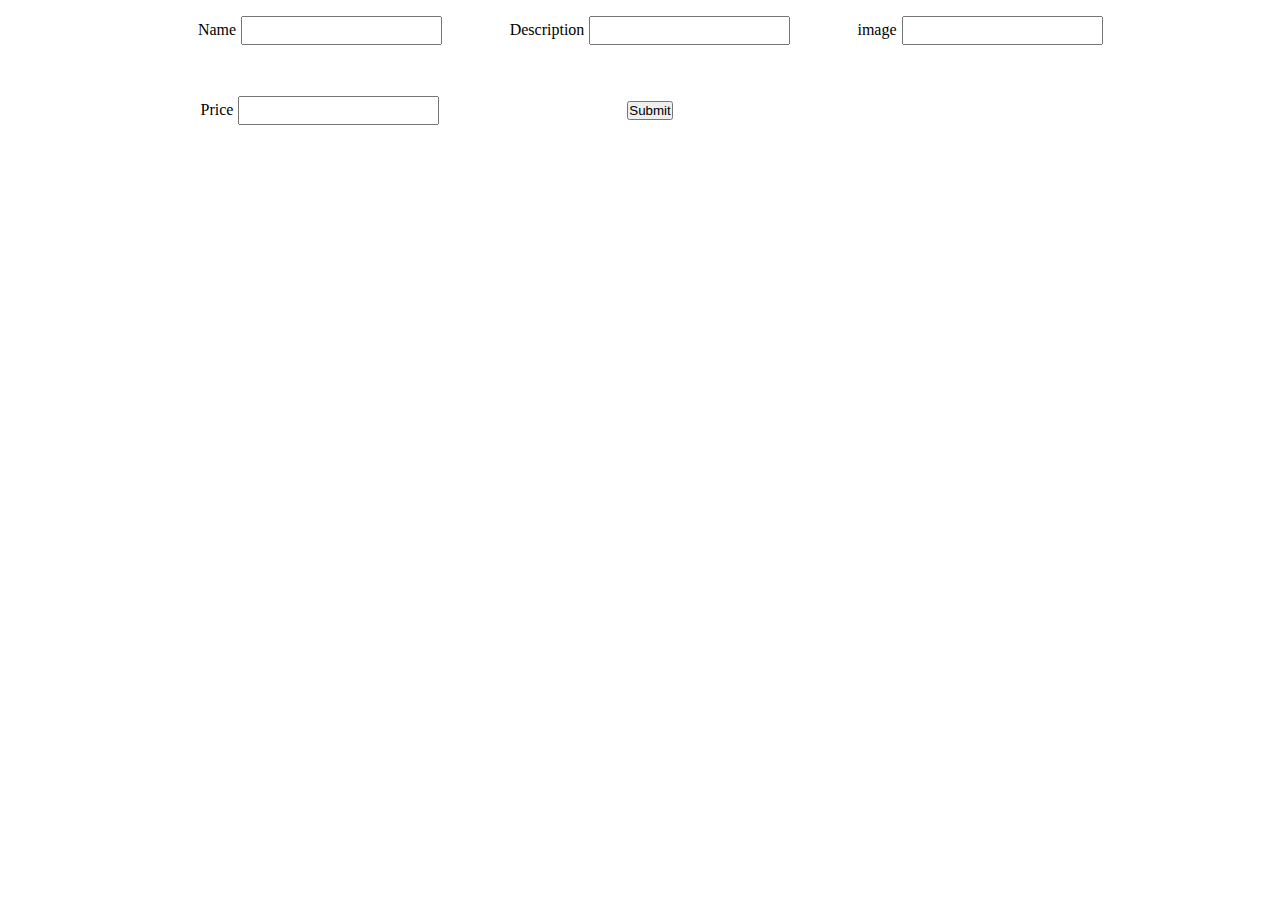
<file: index.html>
<!DOCTYPE html>
<html lang="en">
<head>
    <meta charset="UTF-8">
    <meta name="viewport" content="width=device-width, initial-scale=1.0">
    <title>Document</title>
    <link rel="stylesheet" href="./styles.css"/>
</head>
<body>
        <div class="form">
            <div class="form-group">
                <label for="name">Name</label>
                <input type="text" id="name">
            </div>

            <div class="form-group">
                <label for="description">Description</label>
                <input type="text" id="description">
            </div>

            <div class="form-group">
                <label for="image">image</label>
                <input type="text" id="image">
            </div>


            <div class="form-group">
                <label for="price">Price</label>
                <input type="text" id="price">
            </div>

            <div class="form-group">
               <button id="submit">Submit</button>
            </div>
        </div>
    <div id="app">
        
    </div>
   <script src="./app.js" defer></script>
</body>
</html>
</file>
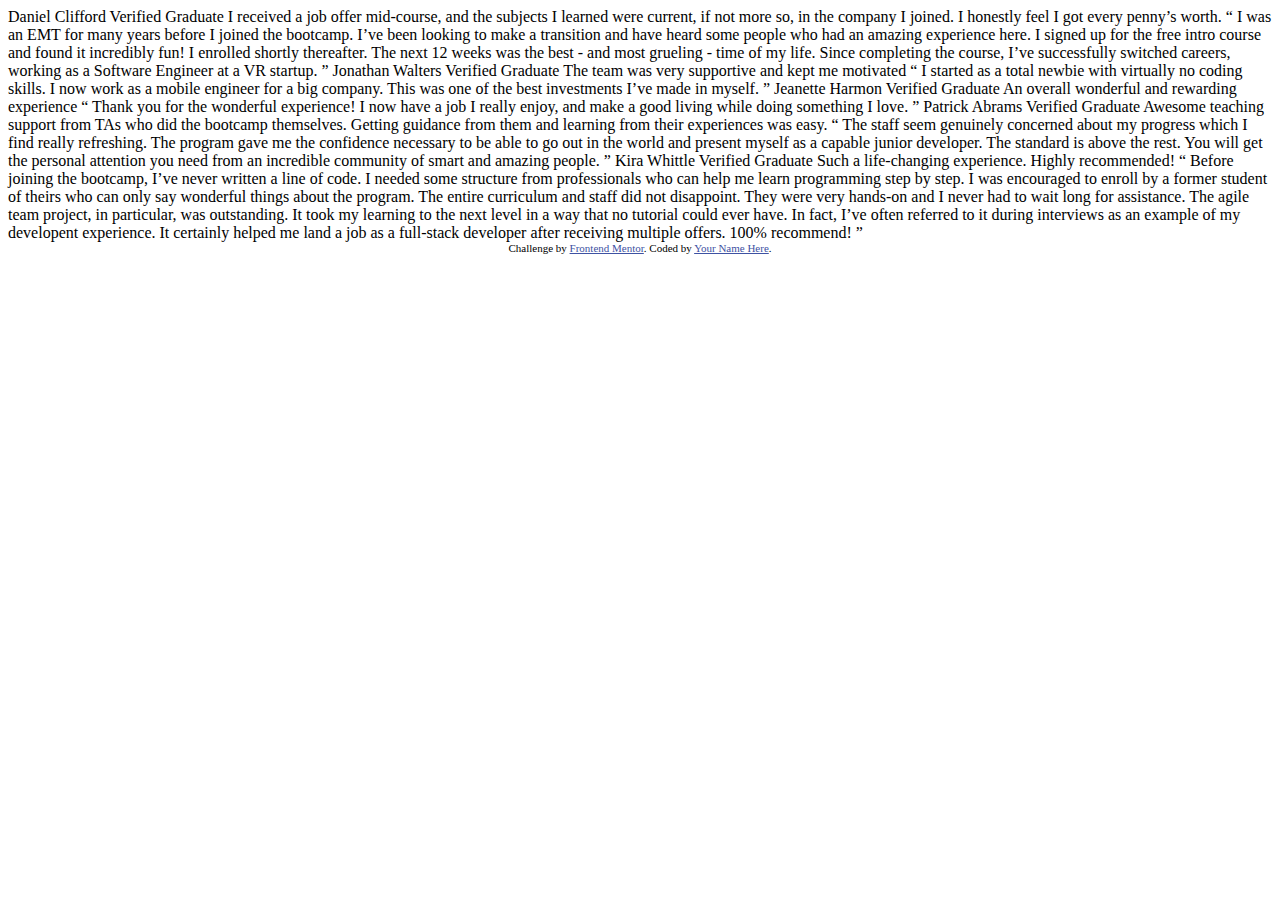
<file: testimonials-grid-section-main/index.html>
<!DOCTYPE html>
<html lang="en">
<head>
  <meta charset="UTF-8">
  <meta name="viewport" content="width=device-width, initial-scale=1.0"> <!-- displays site properly based on user's device -->

  <link rel="icon" type="image/png" sizes="32x32" href="./images/favicon-32x32.png">
  
  <title>Frontend Mentor | [Challenge Name Here]</title>

  <!-- Feel free to remove these styles or customise in your own stylesheet 👍 -->
  <style>
    .attribution { font-size: 11px; text-align: center; }
    .attribution a { color: hsl(228, 45%, 44%); }
  </style>
</head>
<body>
  Daniel Clifford
  Verified Graduate

  I received a job offer mid-course, and the subjects I learned were current, if not more so, 
  in the company I joined. I honestly feel I got every penny’s worth.

  “ I was an EMT for many years before I joined the bootcamp. I’ve been looking to make a 
  transition and have heard some people who had an amazing experience here. I signed up 
  for the free intro course and found it incredibly fun! I enrolled shortly thereafter. 
  The next 12 weeks was the best - and most grueling - time of my life. Since completing 
  the course, I’ve successfully switched careers, working as a Software Engineer at a VR startup. ”

  Jonathan Walters
  Verified Graduate

  The team was very supportive and kept me motivated

  “ I started as a total newbie with virtually no coding skills. I now work as a mobile engineer 
  for a big company. This was one of the best investments I’ve made in myself. ”

  Jeanette Harmon
  Verified Graduate

  An overall wonderful and rewarding experience

  “ Thank you for the wonderful experience! I now have a job I really enjoy, and make a good living 
  while doing something I love. ”

  Patrick Abrams
  Verified Graduate

  Awesome teaching support from TAs who did the bootcamp themselves. Getting guidance from them and 
  learning from their experiences was easy.

  “ The staff seem genuinely concerned about my progress which I find really refreshing. The program 
  gave me the confidence necessary to be able to go out in the world and present myself as a capable 
  junior developer. The standard is above the rest. You will get the personal attention you need from 
  an incredible community of smart and amazing people. ”

  Kira Whittle
  Verified Graduate

  Such a life-changing experience. Highly recommended!

  “ Before joining the bootcamp, I’ve never written a line of code. I needed some structure from 
  professionals who can help me learn programming step by step. I was encouraged to enroll by a former 
  student of theirs who can only say wonderful things about the program. The entire curriculum and staff 
  did not disappoint. They were very hands-on and I never had to wait long for assistance. The agile team 
  project, in particular, was outstanding. It took my learning to the next level in a way that no tutorial 
  could ever have. In fact, I’ve often referred to it during interviews as an example of my developent 
  experience. It certainly helped me land a job as a full-stack developer after receiving multiple offers. 
  100% recommend! ”
  
  <div class="attribution">
    Challenge by <a href="https://www.frontendmentor.io?ref=challenge" target="_blank">Frontend Mentor</a>. 
    Coded by <a href="#">Your Name Here</a>.
  </div>
</body>
</html>
</file>
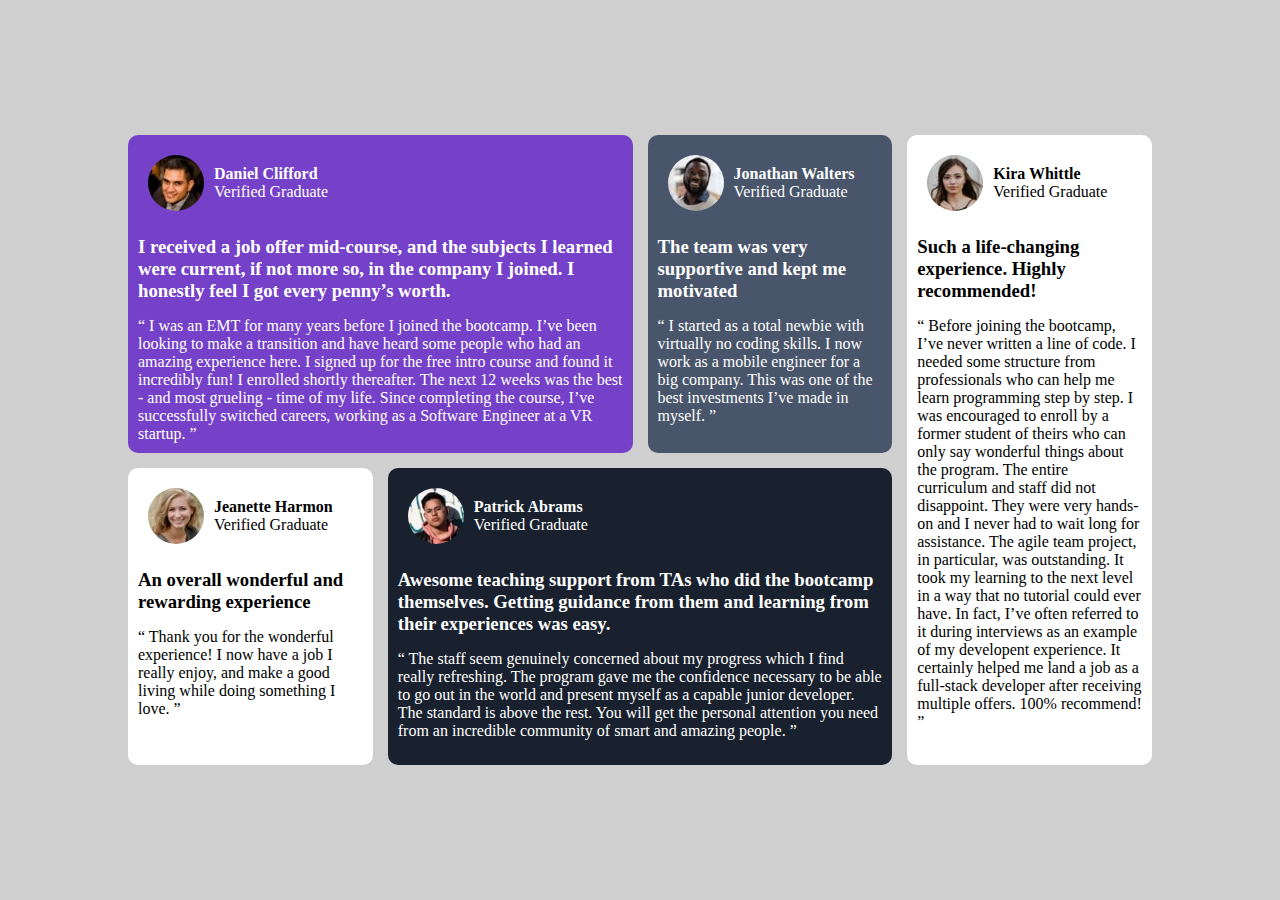
<file: testimonials-grid-section-main/Testimonial.html>
<!DOCTYPE html>
<html lang="en">
<head>
    <meta charset="UTF-8">
    <meta name="viewport" content="width=device-width, initial-scale=1.0">
    <title>Document</title>
    <link rel="stylesheet" href="./styles.css"/>
</head>
<body>
<div class="container">
        <div class="one">
        <div class="profile">
            <img src="./images//image-daniel.jpg" alt="">
            <div>
                <h4>Daniel Clifford</h4>
                <p>Verified Graduate</p>               
            </div>
        </div>
        <h3>
            I received a job offer mid-course, and the subjects I learned were current, if not more so, 
            in the company I joined. I honestly feel I got every penny’s worth.
        </h3>
        <p>
            
  “ I was an EMT for many years before I joined the bootcamp. I’ve been looking to make a 
  transition and have heard some people who had an amazing experience here. I signed up 
  for the free intro course and found it incredibly fun! I enrolled shortly thereafter. 
  The next 12 weeks was the best - and most grueling - time of my life. Since completing 
  the course, I’ve successfully switched careers, working as a Software Engineer at a VR startup. ”
        </p>
    </div>


    <!-- Div two starts here -->
    <div class="two">
        <div class="profile">
            <img src="./images/image-jonathan.jpg" alt="">
            <div>
                <h4>Jonathan Walters</h4>
                <p>Verified Graduate</p>               
            </div>
        </div>
        <h3>
            The team was very supportive and kept me motivated
        </h3>
        <p>  
            “ I started as a total newbie with virtually no coding skills. I now work as a mobile engineer 
            for a big company. This was one of the best investments I’ve made in myself. ”
        </p>
    </div>

    <!-- Div three starts here -->
    <div class="three">
        <div class="profile">
            <img src="./images/image-kira.jpg"">
            <div>
                <h4>Kira Whittle</h4>
                <p>Verified Graduate</p>               
            </div>
        </div>
        <h3>
            Such a life-changing experience. Highly recommended!
        </h3>
        <p>  
            “ Before joining the bootcamp, I’ve never written a line of code. I needed some structure from 
  professionals who can help me learn programming step by step. I was encouraged to enroll by a former 
  student of theirs who can only say wonderful things about the program. The entire curriculum and staff 
  did not disappoint. They were very hands-on and I never had to wait long for assistance. The agile team 
  project, in particular, was outstanding. It took my learning to the next level in a way that no tutorial 
  could ever have. In fact, I’ve often referred to it during interviews as an example of my developent 
  experience. It certainly helped me land a job as a full-stack developer after receiving multiple offers. 
  100% recommend! ”
        </p>
    </div>

    <!-- Div Four starts Here -->
    <div class="four">
        <div class="profile">
            <img src="./images/image-jeanette.jpg" alt="">
            <div>
                <h4>Jeanette Harmon</h4>
                <p>Verified Graduate</p>               
            </div>
        </div>
        <h3>
            An overall wonderful and rewarding experience

        </h3>
        <p>  
            “ Thank you for the wonderful experience! I now have a job I really enjoy, and make a good living 
            while doing something I love. ”
        </p>
    </div>
    

    <!-- Div five starts here -->

    <div class="five">
        <div class="profile">
            <img src="./images/image-patrick.jpg" alt="">
            <div>
                <h4>Patrick Abrams</h4>
                <p>Verified Graduate</p>               
            </div>
        </div>
        <h3>
            Awesome teaching support from TAs who did the bootcamp themselves. Getting guidance from them and 
            learning from their experiences was easy.

        </h3>
        <p>  
            “ The staff seem genuinely concerned about my progress which I find really refreshing. The program 
  gave me the confidence necessary to be able to go out in the world and present myself as a capable 
  junior developer. The standard is above the rest. You will get the personal attention you need from 
  an incredible community of smart and amazing people. ”

        </p>
    </div>
</div>
</body>
</html>
</file>
<file: styles.css>
*{
    margin: 0;
    padding: 0;
}
#app{
    display: grid;
    grid-template-columns: repeat(auto-fill ,300px);
    gap: 30px;
    justify-content: center;
    margin-top: 30px;
}
.item{
    width: 100%;
    height: 300px;
    padding: 10px;
    border-radius: 10px;
    display: flex;
    flex-direction: column;
    justify-content: center;
    align-items: center;
    gap: 5px;
}
.item img{
    width: 100%;
    height: 50%;
}
.btn{
    display: flex;
    gap: 10px;
}

.form{
    display: grid;
    grid-template-columns: repeat(auto-fill ,300px);
    gap: 30px;
    justify-content: center; 
    margin: 5px;
}

.form-group{
    width: 100%;
    height: 30px;
    padding: 10px;
    border-radius: 10px;
    display: flex;
    justify-content: center;
    align-items: center;
    gap: 5px;
}

.form-group input{
    padding: 5px 10px ;
}

.upt{
    background: #540075;
    color: white;
    
    border: 1px solid #540075;
    border-radius: 5px;
    padding: 0.5rem 2rem;
    font: inherit;
    cursor: pointer;
}

.del{
    background: red;
    color: white;
    width: 60%;
    border: 1px solid red;
    border-radius: 5px;
    padding: 0.5rem 2rem;
    font: inherit;
    cursor: pointer;
}
</file>
<file: testimonials-grid-section-main/styles.css>
*{
    margin: 0;
    padding: 0;
}

.profile{
    display: flex;
    align-items: center;
    gap: 10px;
    padding: 10px;
}
.profile img{
    border-radius: 50%;
}

.one{
    display: flex;
    flex-direction: column;
    gap: 15px;
    border-radius: 10px;
    color: white;
    background-color:  hsl(263, 55%, 52%);
    padding: 10px;
    grid-area: one;
}
.two{
    display: flex;
    flex-direction: column;
    gap: 15px;
    border-radius: 10px;
    color: white;
    background-color:  hsl(217, 19%, 35%);
    padding: 10px;
    grid-area: two;
}

.three{
    display: flex;
    flex-direction: column;
    gap: 15px;
    border-radius: 10px;
    color: black;
    background-color:  hsl(0, 0%, 100%);
    padding: 10px;
    grid-area: three;
}

.four{
    display: flex;
    flex-direction: column;
    gap: 15px;
    border-radius: 10px;
    color: black;
    background-color:  hsl(0, 0%, 100%);
    padding: 10px;
    grid-area: four;
}

.five{
    display: flex;
    flex-direction: column;
    gap: 15px;
    border-radius: 10px;
    color: white;
    background-color: hsl(219, 29%, 14%);
    padding: 10px;
    grid-area: five;
}

body{
    height: 100vh;
    /* background-color: green; */
    display: flex;
    justify-content: center;
    align-items: center;
    background-color: hsl(0, 0%, 81%);
}

.container{
    width: 80%;
    height: 70%;
    /* background-color: red; */
    display: grid;
    /* grid-template-columns:repeat(4, 300px) ; */
    /* grid-template-columns:repeat(4,25%) ;  */
    grid-template-columns:repeat(4, 1fr) ;
    grid-template-rows: repeat(2, 1fr);
    gap: 15px;
    grid-template-areas: "one one two  three "
    "four five five three ";
}
</file>
